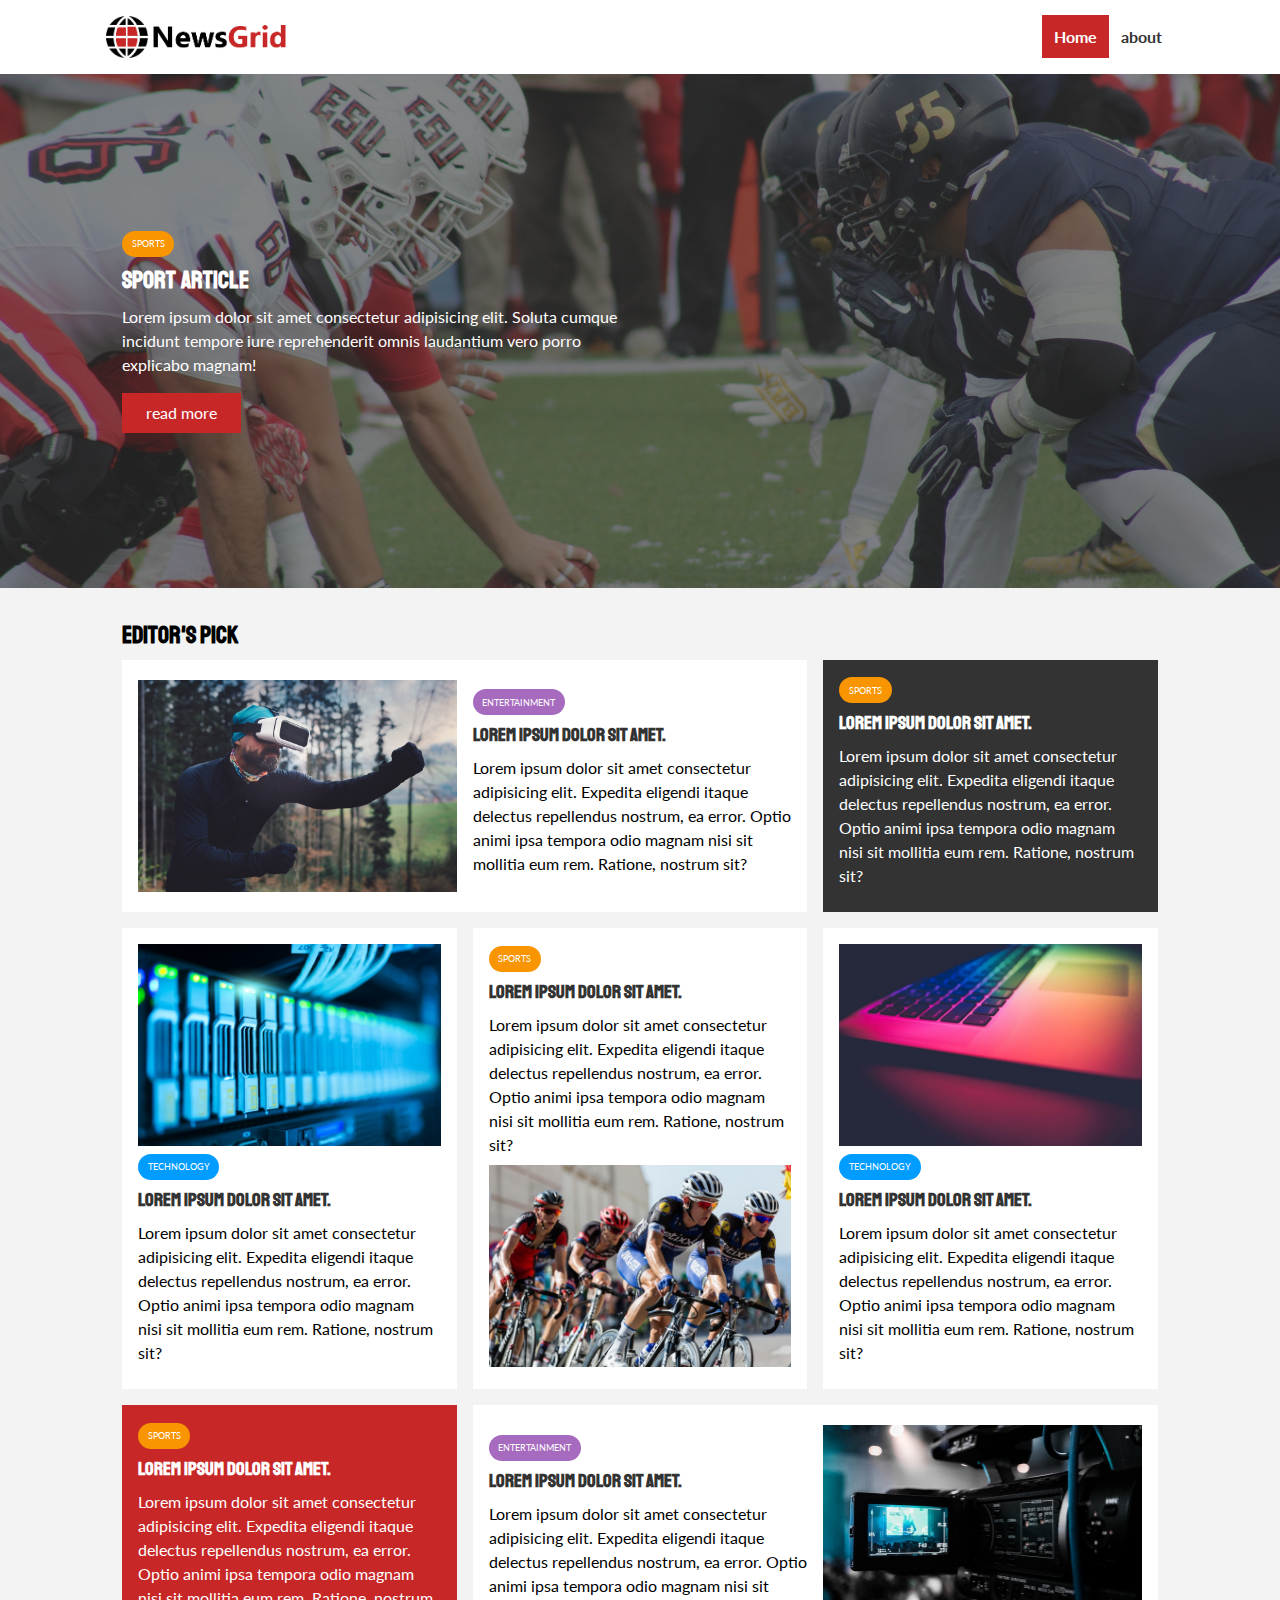
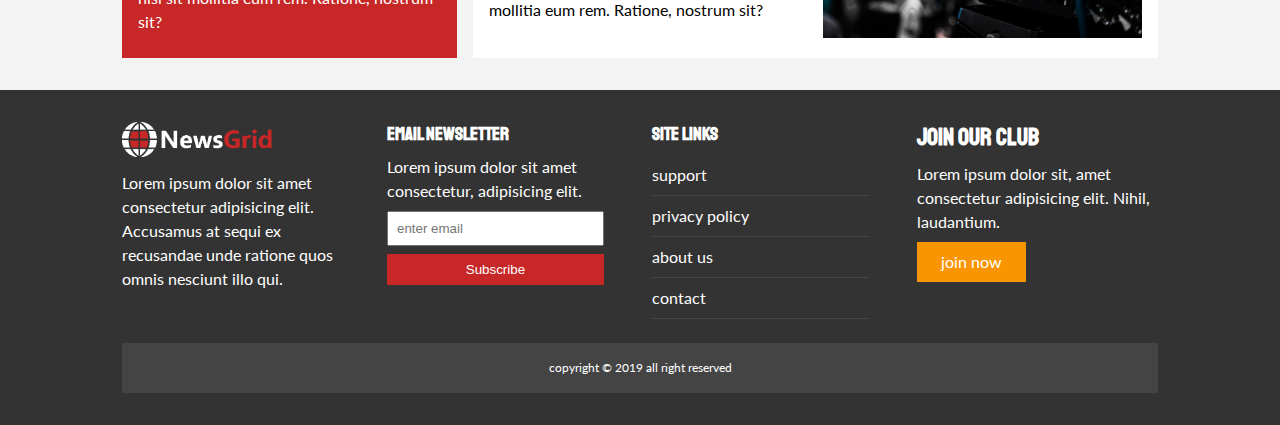
<file: index.html>
<!DOCTYPE html>
<html lang="en">
	<head>
		<meta charset="UTF-8" />
		<meta name="viewport" content="width=device-width, initial-scale=1.0" />
		<meta http-equiv="X-UA-Compatible" content="ie=edge" />
		<link rel="shortcut icon" type="image/x-icon" href="favicon.ico" />
		<link
			rel="stylesheet"
			href="https://use.fontawesome.com/releases/v5.8.1/css/all.css"
			integrity="sha384-50oBUHEmvpQ+1lW4y57PTFmhCaXp0ML5d60M1M7uH2+nqUivzIebhndOJK28anvf"
			crossorigin="anonymous"
		/>

		<link
			href="https://fonts.googleapis.com/css?family=Lato|Staatliches"
			rel="stylesheet"
		/>

		<link rel="stylesheet" href="./css/style.css" />
		<link
			rel="stylesheet"
			href="./css/mobile.css"
			media="screen and (max-width:768px)"
		/>
		<title>News</title>
	</head>
	<body>
		<nav id="main-nav">
			<div class="container">
				<img src="./img/logo.png" class="logo" alt="News" />
				<div class="social">
					<a href="http://google.com" target="_blank"
						><i class="fab fa-facebook fa-2x"></i
					></a>
					<a href="http://google.com" target="_blank"
						><i class="fab fa-twitter fa-2x"></i
					></a>
					<a href="http://google.com" target="_blank"
						><i class="fab fa-instagram fa-2x"></i
					></a>
					<a href="http://google.com" target="_blank"
						><i class="fab fa-youtube fa-2x"></i
					></a>
				</div>
				<ul>
					<li><a href="index.html" class="active">Home</a></li>
					<li><a href="about.html">about</a></li>
				</ul>
			</div>
		</nav>
		<header id="showcase">
			<div class="container">
				<div class="showcase-container">
					<div class="showcase-content">
						<div class="category category-sport">
							sports
						</div>
						<h2>Sport article</h2>
						<p>
							Lorem ipsum dolor sit amet consectetur adipisicing
							elit. Soluta cumque incidunt tempore iure
							reprehenderit omnis laudantium vero porro explicabo
							magnam!
						</p>
						<a href="article.html" class="btn btn-primary"
							>read more</a
						>
					</div>
				</div>
			</div>
		</header>
		<section id="home-articles" class="py-2">
			<div class="container">
				<h2>editor's pick</h2>
				<div class="articles-container">
					<article class="card">
						<img src="./img/articles/ent1.jpg" alt="" />
						<div>
							<div class="category category-ent">
								entertainment
							</div>
							<h3>
								<a href="article.html"
									>Lorem ipsum dolor sit amet.</a
								>
							</h3>
							<p>
								Lorem ipsum dolor sit amet consectetur
								adipisicing elit. Expedita eligendi itaque
								delectus repellendus nostrum, ea error. Optio
								animi ipsa tempora odio magnam nisi sit mollitia
								eum rem. Ratione, nostrum sit?
							</p>
						</div>
					</article>
					<article class="card bg-dark">
						<div class="category category-sport">
							sports
						</div>
						<h3>
							<a href="article.html"
								>Lorem ipsum dolor sit amet.</a
							>
						</h3>
						<p>
							Lorem ipsum dolor sit amet consectetur adipisicing
							elit. Expedita eligendi itaque delectus repellendus
							nostrum, ea error. Optio animi ipsa tempora odio
							magnam nisi sit mollitia eum rem. Ratione, nostrum
							sit?
						</p>
					</article>
					<article class="card">
						<img src="./img/articles/tech1.jpg" alt="" />
						<div class="category category-tech">
							technology
						</div>
						<h3>
							<a href="article.html"
								>Lorem ipsum dolor sit amet.</a
							>
						</h3>
						<p>
							Lorem ipsum dolor sit amet consectetur adipisicing
							elit. Expedita eligendi itaque delectus repellendus
							nostrum, ea error. Optio animi ipsa tempora odio
							magnam nisi sit mollitia eum rem. Ratione, nostrum
							sit?
						</p>
					</article>
					<article class="card">
						<div class="category category-sport">
							sports
						</div>
						<h3>
							<a href="article.html"
								>Lorem ipsum dolor sit amet.</a
							>
						</h3>
						<p>
							Lorem ipsum dolor sit amet consectetur adipisicing
							elit. Expedita eligendi itaque delectus repellendus
							nostrum, ea error. Optio animi ipsa tempora odio
							magnam nisi sit mollitia eum rem. Ratione, nostrum
							sit?
						</p>
						<img src="./img/articles/sports1.jpg" alt="" />
					</article>
					<article class="card">
						<img src="./img/articles/tech2.jpg" alt="" />
						<div class="category category-tech">
							technology
						</div>
						<h3>
							<a href="article.html"
								>Lorem ipsum dolor sit amet.</a
							>
						</h3>
						<p>
							Lorem ipsum dolor sit amet consectetur adipisicing
							elit. Expedita eligendi itaque delectus repellendus
							nostrum, ea error. Optio animi ipsa tempora odio
							magnam nisi sit mollitia eum rem. Ratione, nostrum
							sit?
						</p>
					</article>
					<article class="card bg-primary">
						<div class="category category-sport">
							sports
						</div>
						<h3>
							<a href="article.html"
								>Lorem ipsum dolor sit amet.</a
							>
						</h3>
						<p>
							Lorem ipsum dolor sit amet consectetur adipisicing
							elit. Expedita eligendi itaque delectus repellendus
							nostrum, ea error. Optio animi ipsa tempora odio
							magnam nisi sit mollitia eum rem. Ratione, nostrum
							sit?
						</p>
					</article>
					<article class="card">
						<div>
							<div class="category category-ent">
								entertainment
							</div>
							<h3>
								<a href="article.html"
									>Lorem ipsum dolor sit amet.</a
								>
							</h3>
							<p>
								Lorem ipsum dolor sit amet consectetur
								adipisicing elit. Expedita eligendi itaque
								delectus repellendus nostrum, ea error. Optio
								animi ipsa tempora odio magnam nisi sit mollitia
								eum rem. Ratione, nostrum sit?
							</p>
						</div>
						<img src="./img/articles/ent2.jpg" alt="" />
					</article>
				</div>
			</div>
		</section>
		<footer id="main-footer" class="py-2">
			<div class="container footer-container">
				<div>
					<img src="./img/logo_light.png" alt="news" />
					<p>
						Lorem ipsum dolor sit amet consectetur adipisicing elit.
						Accusamus at sequi ex recusandae unde ratione quos omnis
						nesciunt illo qui.
					</p>
				</div>
				<div>
					<h3>email newsletter</h3>
					<p>
						Lorem ipsum dolor sit amet consectetur, adipisicing
						elit.
					</p>
					<form>
						<input type="email" placeholder="enter email" />
						<button type="submit" class="btn btn-primary">
							Subscribe
						</button>
					</form>
				</div>
				<div>
					<h3>site links</h3>
					<ul class="list">
						<li><a href="#">support</a></li>
						<li><a href="#">privacy policy</a></li>
						<li><a href="#">about us</a></li>
						<li><a href="#">contact</a></li>
					</ul>
				</div>
				<div>
					<h2>join our club</h2>
					<p>
						Lorem ipsum dolor sit, amet consectetur adipisicing
						elit. Nihil, laudantium.
					</p>
					<a href="#" class="btn btn-secondary">join now</a>
				</div>
				<div>
					<p>copyright &copy; 2019 all right reserved</p>
				</div>
			</div>
		</footer>
	</body>
</html>
</file>
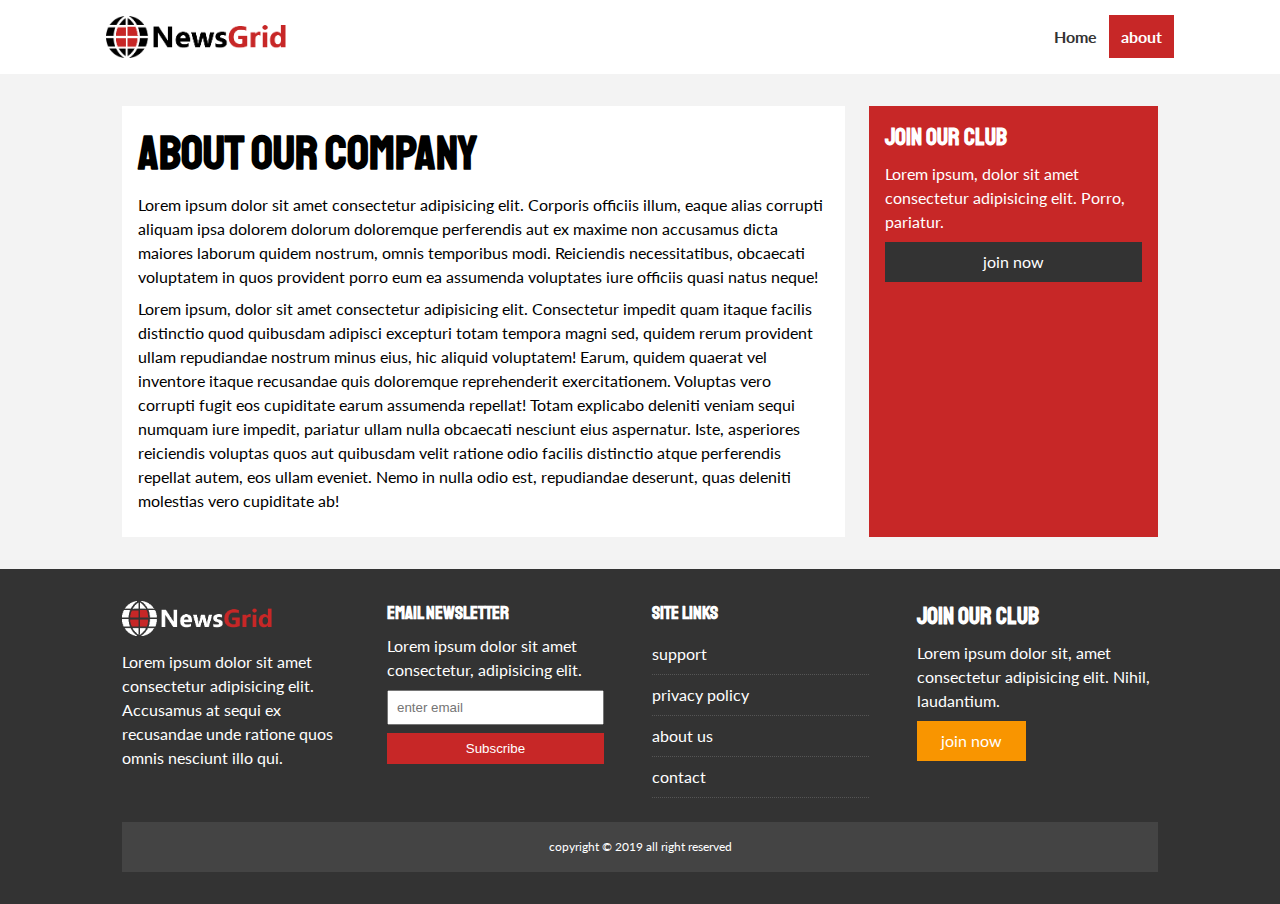
<file: about.html>
<!DOCTYPE html>
<html lang="en">
	<head>
		<meta charset="UTF-8" />
		<meta name="viewport" content="width=device-width, initial-scale=1.0" />
		<meta http-equiv="X-UA-Compatible" content="ie=edge" />
		<link rel="shortcut icon" type="image/x-icon" href="favicon.ico" />
		<link
			rel="stylesheet"
			href="https://use.fontawesome.com/releases/v5.8.1/css/all.css"
			integrity="sha384-50oBUHEmvpQ+1lW4y57PTFmhCaXp0ML5d60M1M7uH2+nqUivzIebhndOJK28anvf"
			crossorigin="anonymous"
		/>

		<link
			href="https://fonts.googleapis.com/css?family=Lato|Staatliches"
			rel="stylesheet"
		/>

		<link rel="stylesheet" href="./css/style.css" />
		<link
			rel="stylesheet"
			href="./css/mobile.css"
			media="screen and (max-width:768px)"
		/>
		<title>News | about</title>
	</head>
	<body>
		<nav id="main-nav">
			<div class="container">
				<img src="./img/logo.png" class="logo" alt="News" />
				<div class="social">
					<a href="http://google.com" target="_blank"
						><i class="fab fa-facebook fa-2x"></i
					></a>
					<a href="http://google.com" target="_blank"
						><i class="fab fa-twitter fa-2x"></i
					></a>
					<a href="http://google.com" target="_blank"
						><i class="fab fa-instagram fa-2x"></i
					></a>
					<a href="http://google.com" target="_blank"
						><i class="fab fa-youtube fa-2x"></i
					></a>
				</div>
				<ul>
					<li><a href="index.html">Home</a></li>
					<li><a href="about.html" class="active">about</a></li>
				</ul>
			</div>
		</nav>
		<section id="about">
			<div class="container">
				<div class="page-container">
					<article class="card">
						<h1 class="l-heading">about our company</h1>
						<p>
							Lorem ipsum dolor sit amet consectetur adipisicing
							elit. Corporis officiis illum, eaque alias corrupti
							aliquam ipsa dolorem dolorum doloremque perferendis
							aut ex maxime non accusamus dicta maiores laborum
							quidem nostrum, omnis temporibus modi. Reiciendis
							necessitatibus, obcaecati voluptatem in quos
							provident porro eum ea assumenda voluptates iure
							officiis quasi natus neque!
						</p>
						<p>
							Lorem ipsum, dolor sit amet consectetur adipisicing
							elit. Consectetur impedit quam itaque facilis
							distinctio quod quibusdam adipisci excepturi totam
							tempora magni sed, quidem rerum provident ullam
							repudiandae nostrum minus eius, hic aliquid
							voluptatem! Earum, quidem quaerat vel inventore
							itaque recusandae quis doloremque reprehenderit
							exercitationem. Voluptas vero corrupti fugit eos
							cupiditate earum assumenda repellat! Totam explicabo
							deleniti veniam sequi numquam iure impedit, pariatur
							ullam nulla obcaecati nesciunt eius aspernatur.
							Iste, asperiores reiciendis voluptas quos aut
							quibusdam velit ratione odio facilis distinctio
							atque perferendis repellat autem, eos ullam eveniet.
							Nemo in nulla odio est, repudiandae deserunt, quas
							deleniti molestias vero cupiditate ab!
						</p>
					</article>
					<aside class="card bg-primary">
						<h2>join our club</h2>
						<p>
							Lorem ipsum, dolor sit amet consectetur adipisicing
							elit. Porro, pariatur.
						</p>
						<a href="#" class="btn btn-block">join now</a>
					</aside>
				</div>
			</div>
		</section>
		<footer id="main-footer" class="py-2">
			<div class="container footer-container">
				<div>
					<img src="./img/logo_light.png" alt="news" />
					<p>
						Lorem ipsum dolor sit amet consectetur adipisicing elit.
						Accusamus at sequi ex recusandae unde ratione quos omnis
						nesciunt illo qui.
					</p>
				</div>
				<div>
					<h3>email newsletter</h3>
					<p>
						Lorem ipsum dolor sit amet consectetur, adipisicing
						elit.
					</p>
					<form>
						<input type="email" placeholder="enter email" />
						<button type="submit" class="btn btn-primary">
							Subscribe
						</button>
					</form>
				</div>
				<div>
					<h3>site links</h3>
					<ul class="list">
						<li><a href="#">support</a></li>
						<li><a href="#">privacy policy</a></li>
						<li><a href="#">about us</a></li>
						<li><a href="#">contact</a></li>
					</ul>
				</div>
				<div>
					<h2>join our club</h2>
					<p>
						Lorem ipsum dolor sit, amet consectetur adipisicing
						elit. Nihil, laudantium.
					</p>
					<a href="#" class="btn btn-secondary">join now</a>
				</div>
				<div>
					<p>copyright &copy; 2019 all right reserved</p>
				</div>
			</div>
		</footer>
	</body>
</html>
</file>
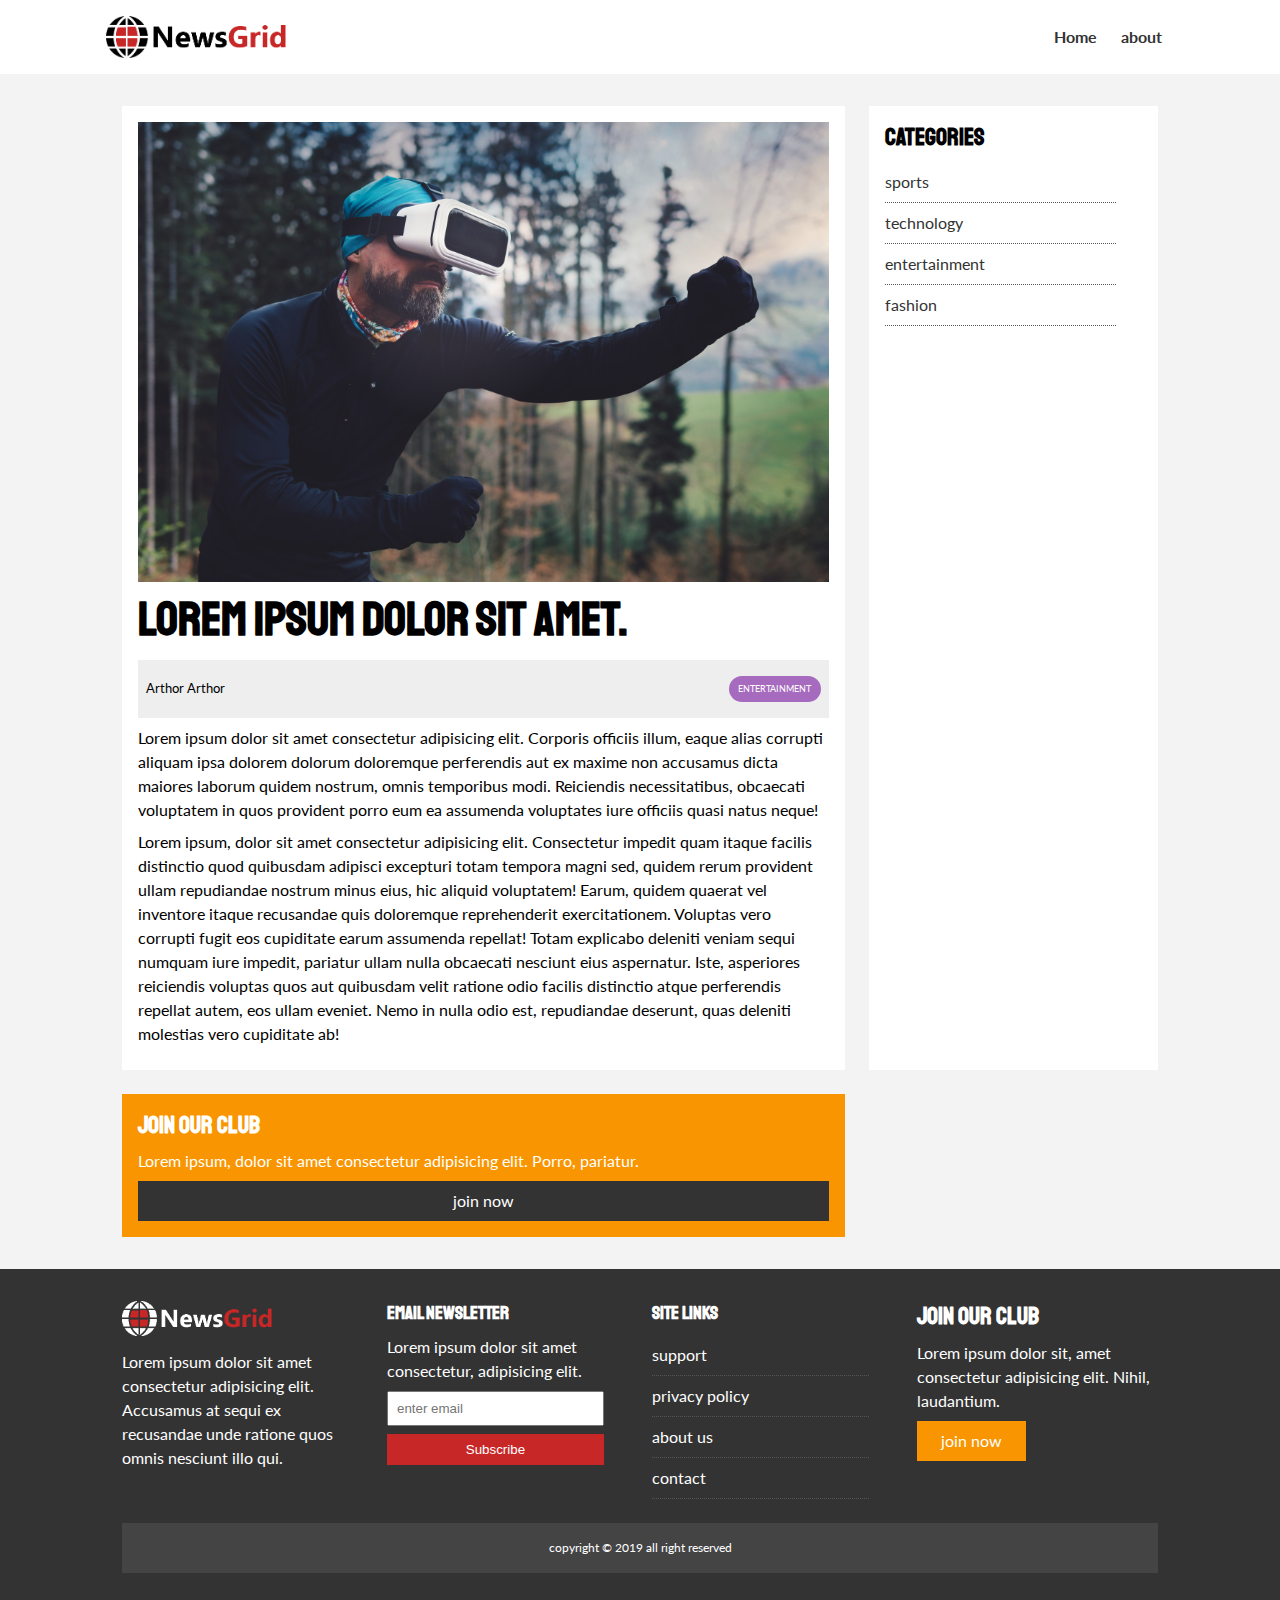
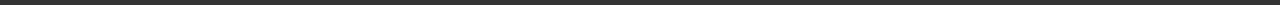
<file: article.html>
<!DOCTYPE html>
<html lang="en">
	<head>
		<meta charset="UTF-8" />
		<meta name="viewport" content="width=device-width, initial-scale=1.0" />
		<meta http-equiv="X-UA-Compatible" content="ie=edge" />
		<link rel="shortcut icon" type="image/x-icon" href="favicon.ico" />
		<link
			rel="stylesheet"
			href="https://use.fontawesome.com/releases/v5.8.1/css/all.css"
			integrity="sha384-50oBUHEmvpQ+1lW4y57PTFmhCaXp0ML5d60M1M7uH2+nqUivzIebhndOJK28anvf"
			crossorigin="anonymous"
		/>

		<link
			href="https://fonts.googleapis.com/css?family=Lato|Staatliches"
			rel="stylesheet"
		/>

		<link rel="stylesheet" href="./css/style.css" />
		<link
			rel="stylesheet"
			href="./css/mobile.css"
			media="screen and (max-width:768px)"
		/>
		<title>News | article detail</title>
	</head>
	<body>
		<nav id="main-nav">
			<div class="container">
				<img src="./img/logo.png" class="logo" alt="News" />
				<div class="social">
					<a href="http://google.com" target="_blank"
						><i class="fab fa-facebook fa-2x"></i
					></a>
					<a href="http://google.com" target="_blank"
						><i class="fab fa-twitter fa-2x"></i
					></a>
					<a href="http://google.com" target="_blank"
						><i class="fab fa-instagram fa-2x"></i
					></a>
					<a href="http://google.com" target="_blank"
						><i class="fab fa-youtube fa-2x"></i
					></a>
				</div>
				<ul>
					<li><a href="index.html">Home</a></li>
					<li><a href="about.html">about</a></li>
				</ul>
			</div>
		</nav>
		<section id="article">
			<div class="container">
				<div class="page-container">
					<article class="card">
						<img src="./img/articles/ent1.jpg" alt="" />
						<h1 class="l-heading">Lorem ipsum dolor sit amet.</h1>
						<div class="meta">
							<small
								><i class="fas fa-user"></i> Arthor
								Arthor</small
							>
							<div class="category category-ent">
								entertainment
							</div>
						</div>
						<p>
							Lorem ipsum dolor sit amet consectetur adipisicing
							elit. Corporis officiis illum, eaque alias corrupti
							aliquam ipsa dolorem dolorum doloremque perferendis
							aut ex maxime non accusamus dicta maiores laborum
							quidem nostrum, omnis temporibus modi. Reiciendis
							necessitatibus, obcaecati voluptatem in quos
							provident porro eum ea assumenda voluptates iure
							officiis quasi natus neque!
						</p>
						<p>
							Lorem ipsum, dolor sit amet consectetur adipisicing
							elit. Consectetur impedit quam itaque facilis
							distinctio quod quibusdam adipisci excepturi totam
							tempora magni sed, quidem rerum provident ullam
							repudiandae nostrum minus eius, hic aliquid
							voluptatem! Earum, quidem quaerat vel inventore
							itaque recusandae quis doloremque reprehenderit
							exercitationem. Voluptas vero corrupti fugit eos
							cupiditate earum assumenda repellat! Totam explicabo
							deleniti veniam sequi numquam iure impedit, pariatur
							ullam nulla obcaecati nesciunt eius aspernatur.
							Iste, asperiores reiciendis voluptas quos aut
							quibusdam velit ratione odio facilis distinctio
							atque perferendis repellat autem, eos ullam eveniet.
							Nemo in nulla odio est, repudiandae deserunt, quas
							deleniti molestias vero cupiditate ab!
						</p>
					</article>
					<aside id="categories" class="card">
						<h2>categories</h2>
						<ul class="list">
							<li>
								<a href="#"
									><i class="fas fa-chevron-right"></i>
									sports</a
								>
							</li>
							<li>
								<a href="#"
									><i class="fas fa-chevron-right"></i>
									technology</a
								>
							</li>
							<li>
								<a href="#"
									><i class="fas fa-chevron-right"></i>
									entertainment</a
								>
							</li>
							<li>
								<a href="#"
									><i class="fas fa-chevron-right"></i>
									fashion</a
								>
							</li>
						</ul>
					</aside>
					<aside class="card bg-secondary">
						<h2>join our club</h2>
						<p>
							Lorem ipsum, dolor sit amet consectetur adipisicing
							elit. Porro, pariatur.
						</p>
						<a href="#" class="btn btn-block">join now</a>
					</aside>
				</div>
			</div>
		</section>
		<footer id="main-footer" class="py-2">
			<div class="container footer-container">
				<div>
					<img src="./img/logo_light.png" alt="news" />
					<p>
						Lorem ipsum dolor sit amet consectetur adipisicing elit.
						Accusamus at sequi ex recusandae unde ratione quos omnis
						nesciunt illo qui.
					</p>
				</div>
				<div>
					<h3>email newsletter</h3>
					<p>
						Lorem ipsum dolor sit amet consectetur, adipisicing
						elit.
					</p>
					<form>
						<input type="email" placeholder="enter email" />
						<button type="submit" class="btn btn-primary">
							Subscribe
						</button>
					</form>
				</div>
				<div>
					<h3>site links</h3>
					<ul class="list">
						<li><a href="#">support</a></li>
						<li><a href="#">privacy policy</a></li>
						<li><a href="#">about us</a></li>
						<li><a href="#">contact</a></li>
					</ul>
				</div>
				<div>
					<h2>join our club</h2>
					<p>
						Lorem ipsum dolor sit, amet consectetur adipisicing
						elit. Nihil, laudantium.
					</p>
					<a href="#" class="btn btn-secondary">join now</a>
				</div>
				<div>
					<p>copyright &copy; 2019 all right reserved</p>
				</div>
			</div>
		</footer>
	</body>
</html>
</file>
<file: css/style.css>
:root {
	--primary-color: #c72727;
	--secondary-color: #f99500;
	--light-color: #f3f3f3;
	--dark-color: #333;
	--max-width: 1100px;
}
.category {
	--sport-color: #f99500;
	--ent-color: #a66bbe;
	--tech-color: #009cff;
}
* {
	margin: 0;
	padding: 0;
	box-sizing: border-box;
}
body {
	font-family: "Lato", sans-serif;
	line-height: 1.5;
	background: var(--light-color);
}
a {
	color: #333;
	text-decoration: none;
}
ul {
	list-style: none;
}
img {
	width: 100%;
}
h1,
h2,
h3,
h4,
h5,
h6 {
	font-family: "Staatliches", cursive;
	margin-bottom: 0.55rem;
	line-height: 1.3;
}
p {
	margin: 0.5rem 0;
}

/* universal components*/
.container {
	max-width: var(--max-width);
	margin: 0 auto;
	padding: 0 2rem;
	overflow: hidden;
}
.category {
	display: inline-block;
	color: #fff;
	font-size: 0.55rem;
	text-transform: uppercase;
	padding: 0.4rem 0.6rem;
	border-radius: 15px;
	margin-bottom: 0.5rem;
}
.category-sport {
	background: var(--sport-color);
}
.category-ent {
	background: var(--ent-color);
}
.category-tech {
	background: var(--tech-color);
}
.btn {
	display: inline-block;
	border: 0;
	background: var(--dark-color);
	color: #fff;
	padding: 0.5rem 1.5rem;
}
.btn-light {
	background: var(--light-color);
}
.btn-primary {
	background: var(--primary-color);
}
.btn-secondary {
	background: var(--secondary-color);
}
.btn:hover {
	opacity: 0.9;
}
.btn-block {
	display: block;
	width: 100%;
	text-align: center;
}
.card {
	background: #fff;
	padding: 1rem;
}
.bg-dark {
	background: var(--dark-color);
	color: #fff;
}
.bg-primary {
	background: var(--primary-color);
	color: #fff;
}
.bg-secondary {
	background: var(--secondary-color);
	color: #fff;
}
.bg-dark h1,
.bg-dark h2,
.bg-dark h3,
.bg-dark a,
.bg-primary h1,
.bg-primary h2,
.bg-primary h3,
.bg-primary a,
.bg-secondary h1,
.bg-secondary h2,
.bg-secondary h3,
.bg-secondary a {
	color: #fff;
}
.py-1 {
	padding: 1.5rem 0;
}
.py-2 {
	padding: 2rem 0;
}
.py-3 {
	padding: 3rem 0;
}
.p-1 {
	padding: 1.5rem;
}
.p-2 {
	padding: 2rem;
}
.p-3 {
	padding: 3rem;
}
.list li {
	padding: 0.5rem 0;
	border-bottom: #555 dotted 1px;
	width: 90%;
}
.list li a:hover {
	color: var(--primary-color) !important;
}
.l-heading {
	font-size: 3rem;
}

/* header */
#main-nav {
	background: #fff;
	position: sticky;
	top: 0;
	z-index: 2;
}
#main-nav .container {
	display: grid;
	grid-template-columns: 6fr 3fr 2fr;
	padding: 1rem;
	align-items: center;
}
#main-nav .logo {
	width: 180px;
}
#main-nav ul {
	justify-self: end;
	display: flex;
}
#main-nav ul li a {
	padding: 0.75rem;
	font-weight: bold;
}
#main-nav ul li a.active {
	background: var(--primary-color);
	color: #fff;
}
#main-nav ul li a:hover {
	background: var(--light-color);
	color: var(--dark-color);
}
#main-nav .social {
	justify-self: center;
}
#main-nav .social i {
	color: #777;
	margin-right: 0.5rem;
}

/* promo */
#showcase {
	color: #fff;
	background: #333;
	padding: 2rem;
	position: relative;
}
#showcase::before {
	content: "";
	background: url(../img/featured.jpg) no-repeat center center/cover;
	position: absolute;
	top: 0;
	left: 0;
	width: 100%;
	height: 100%;
	opacity: 0.4;
}
#showcase .showcase-container {
	display: grid;
	grid-template-columns: repeat(2, 1fr);
	justify-content: center;
	align-items: center;
	height: 50vh;
}
#showcase .showcase-content {
	z-index: 1;
}
#showcase .showcase-content p {
	margin-bottom: 1rem;
}

/* articles */
#home-articles .articles-container {
	display: grid;
	grid-template-columns: repeat(3, 1fr);
	grid-gap: 1rem;
}
#home-articles .articles-container > *:first-child,
#home-articles .articles-container > *:last-child {
	display: grid;
	grid-template-columns: repeat(2, 1fr);
	grid-gap: 1rem;
	grid-column: 1 / span 2;
	align-items: center;
}
#home-articles .articles-container > *:last-child {
	grid-column: 2 / span 2;
}

/*footer*/
#main-footer {
	background: var(--dark-color);
	color: #fff;
}
#main-footer img {
	width: 150px;
}
#main-footer a {
	color: #fff;
}
#main-footer .footer-container {
	display: grid;
	grid-template-columns: repeat(4, 1fr);
	grid-gap: 1.5rem;
}
#main-footer .footer-container > *:last-child {
	background: #444;
	grid-column: 1 / span 4;
	padding: 0.5rem;
	text-align: center;
	font-size: 0.75rem;
}
#main-footer .footer-container input[type="email"] {
	width: 90%;
	padding: 0.5rem;
	margin-bottom: 0.5rem;
}
#main-footer .footer-container button[type="submit"] {
	width: 90%;
}

/* inner */

.page-container {
	display: grid;
	grid-template-columns: 5fr 2fr;
	grid-gap: 1.5rem;
	margin: 2rem 0;
}
#article .meta {
	display: flex;
	justify-content: space-between;
	align-items: center;
	background: #eee;
	padding: 0.5rem;
}
#article .meta .category {
	margin-top: 0.5rem;
}
</file>
<file: css/mobile.css>
#main-nav .social {
	display: none;
}
#main-nav .container {
	grid-template-columns: 1fr;
	grid-gap: 1.2rem;
}
#main-nav ul,
#main-nav .logo {
	justify-self: center;
}
#main-nav ul li a {
	padding: 0.5rem;
}

#home-articles .articles-container {
	grid-template-columns: repeat(2, 1fr);
}
#home-articles .articles-container > *:first-child,
#home-articles .articles-container > *:last-child {
	grid-template-columns: 1fr;
	grid-column: 1;
}

@media (max-width: 600px) {
	#showcase .showcase-container,
	#home-articles .articles-container,
	#main-footer .footer-container {
		grid-template-columns: 1fr;
	}
	#main-footer .footer-container > *:last-child {
		grid-column: 1;
	}
	#main-footer .footer-container > *:first-child,
	#main-footer .footer-container > *:nth-child(2) {
		border-bottom: #444 dotted 1px;
		padding-bottom: 1rem;
	}
	.page-container {
		grid-template-columns: 1fr;
		text-align: center;
	}
	.page-container p {
		text-align: justify;
	}
}
</file>
